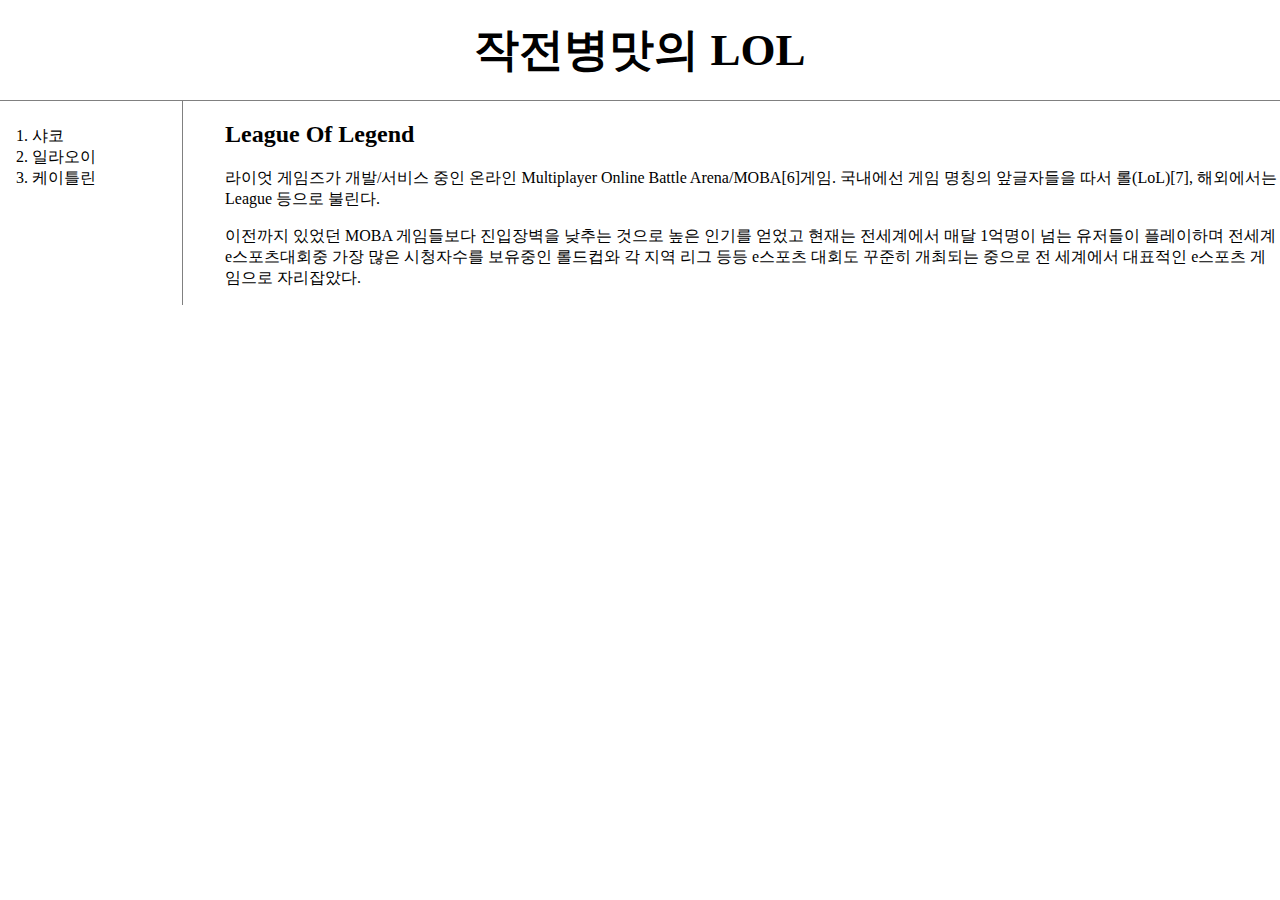
<file: index.html>
<!DOCTYPE html>
<html>
  <head>
    <title>작전병맛의 LOL</title>
    <meta charset="utf-8">
    <link rel="stylesheet" href="style.css">
  </head>
  <body>
    <h1><a href="index.html">작전병맛의 LOL</a></h1>
    <div id="grid">
      <ol>
        <li> <a href ="1.html" class="saw">샤코</a></li>
        <li> <a href ="2.html" class="saw">일라오이</a></li>
        <li> <a href ="3.html" class="saw">케이틀린</a></li>
      </ol>

      <!-- 이전의 css-->
      <!--
      <h1><a href="index.html"><font color="red">작전병맛의 LOL</font></a></h1>
      <ol>
        <li> <a href ="1.html"> <font color="red">샤코</font></a></li>
        <li> <a href ="2.html"> <font color="red">일라오이</font></a></li>
        <li> <a href ="3.html"> <font color="red">케이틀린</font></a></li>
      </ol>
      -->
      <div id="article">
        <h2>League Of Legend</h2>
        <p>라이엇 게임즈가 개발/서비스 중인 온라인 Multiplayer Online Battle Arena/MOBA[6]게임. 국내에선 게임 명칭의 앞글자들을 따서 롤(LoL)[7], 해외에서는 League 등으로 불린다.</p>

        <p>이전까지 있었던 MOBA 게임들보다 진입장벽을 낮추는 것으로 높은 인기를 얻었고 현재는 전세계에서 매달 1억명이 넘는 유저들이 플레이하며 전세계 e스포츠대회중 가장 많은 시청자수를 보유중인 롤드컵와 각 지역 리그 등등 e스포츠 대회도 꾸준히 개최되는 중으로 전 세계에서 대표적인 e스포츠 게임으로 자리잡았다.</p>
        <p>
          <div id="disqus_thread"></div>
          <script>

          /**
          *  RECOMMENDED CONFIGURATION VARIABLES: EDIT AND UNCOMMENT THE SECTION BELOW TO INSERT DYNAMIC VALUES FROM YOUR PLATFORM OR CMS.
          *  LEARN WHY DEFINING THESE VARIABLES IS IMPORTANT: https://disqus.com/admin/universalcode/#configuration-variables*/
          /*
          var disqus_config = function () {
          this.page.url = PAGE_URL;  // Replace PAGE_URL with your page's canonical URL variable
          this.page.identifier = PAGE_IDENTIFIER; // Replace PAGE_IDENTIFIER with your page's unique identifier variable
          };
          */
          (function() { // DON'T EDIT BELOW THIS LINE
          var d = document, s = d.createElement('script');
          s.src = 'https://web1-ynsylfjpeb.disqus.com/embed.js';
          s.setAttribute('data-timestamp', +new Date());
          (d.head || d.body).appendChild(s);
          })();
          </script>
          <noscript>Please enable JavaScript to view the <a href="https://disqus.com/?ref_noscript">comments powered by Disqus.</a></noscript>
        </p><font color="red">
        <p>
          <!--Start of Tawk.to Script-->
          <script type="text/javascript">
          var Tawk_API=Tawk_API||{}, Tawk_LoadStart=new Date();
          (function(){
          var s1=document.createElement("script"),s0=document.getElementsByTagName("script")[0];
          s1.async=true;
          s1.src='https://embed.tawk.to/5c4fa28dab5284048d0f51e7/default';
          s1.charset='UTF-8';
          s1.setAttribute('crossorigin','*');
          s0.parentNode.insertBefore(s1,s0);
          })();
          </script>
          <!--End of Tawk.to Script-->
        </p>
      </div>
    </div>
  </body>
</html>
</file>
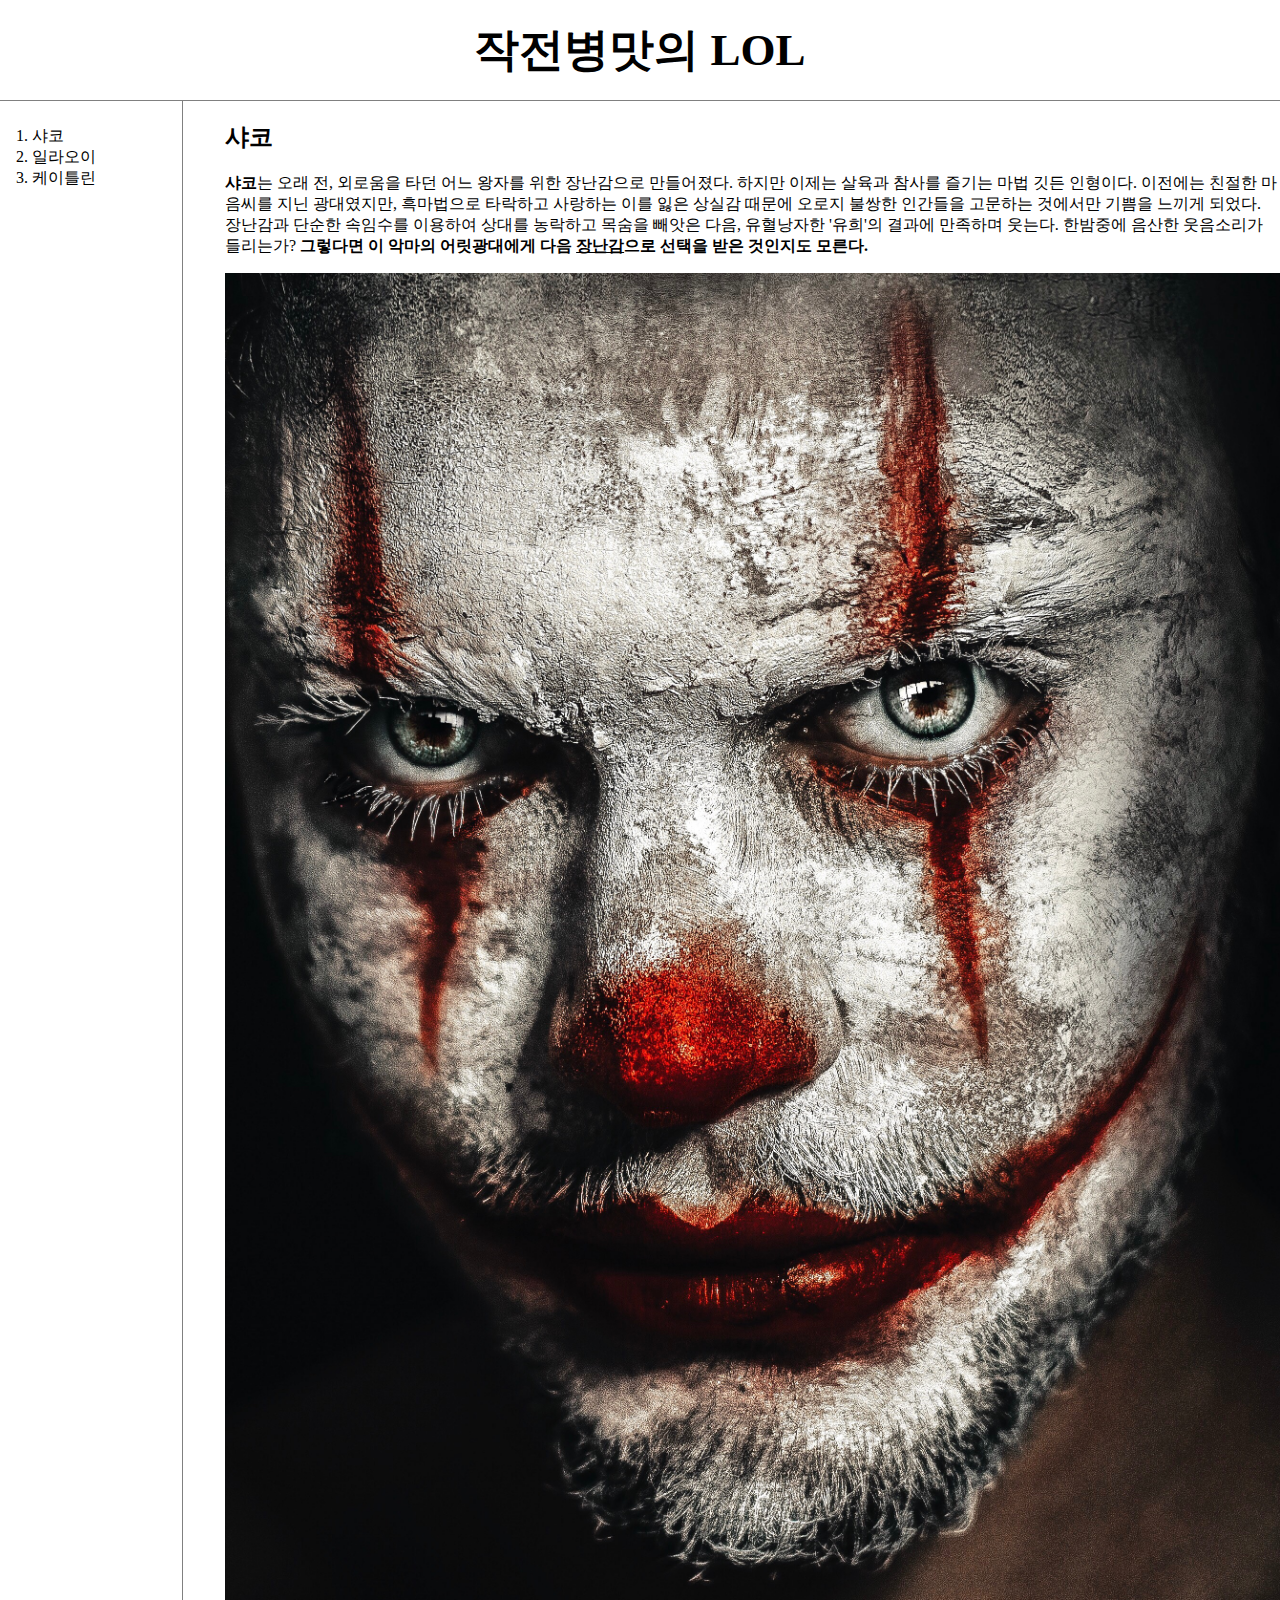
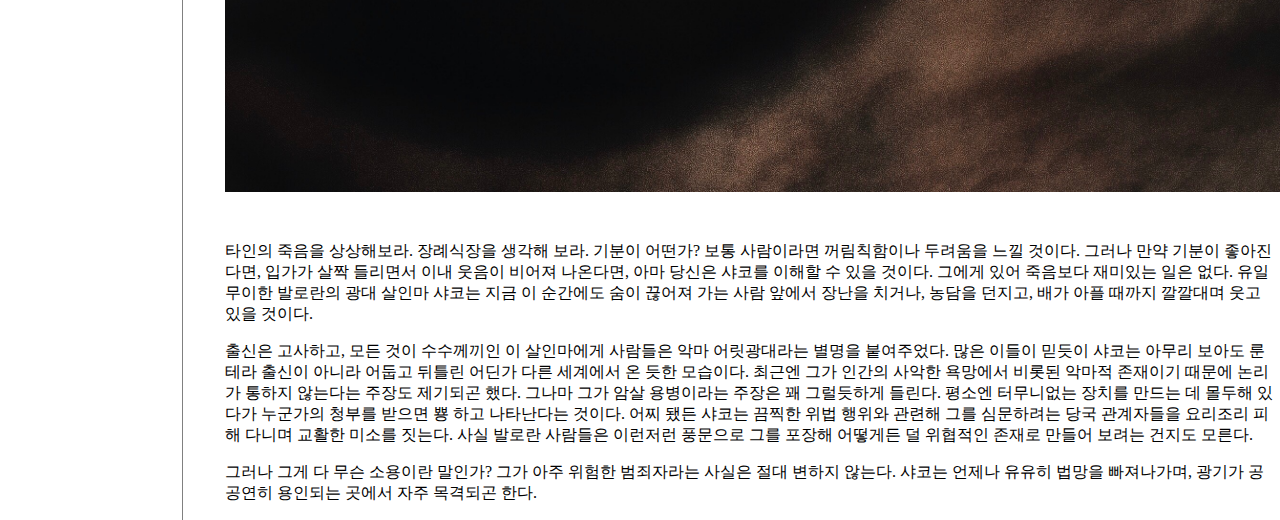
<file: 1.html>
<!doctype html>
<html>
  <head>
    <title>LOL - 샤코</title>
    <meta charset="utf-8">
    <link rel="stylesheet" href="style.css">
  </head>
  <body>
    <h1><a href="index.html">작전병맛의 LOL</a></h1>
    <div id="grid">
      <ol>
        <li> <a href ="1.html">샤코</a></li>
        <li> <a href ="2.html">일라오이</a></li>
        <li> <a href ="3.html">케이틀린</a></li>
      </ol>
      <div id="article">
        <h2>샤코</h2>
        <p><strong>샤코</strong>는 오래 전, 외로움을 타던 어느 왕자를 위한 장난감으로 만들어졌다. 하지만 이제는 살육과 참사를 즐기는 마법 깃든 인형이다. 이전에는 친절한 마음씨를 지닌 광대였지만, 흑마법으로 타락하고 사랑하는 이를 잃은 상실감 때문에 오로지 불쌍한 인간들을 고문하는 것에서만 기쁨을 느끼게 되었다. 장난감과 단순한 속임수를 이용하여 상대를 농락하고 목숨을 빼앗은 다음, 유혈낭자한 '유희'의 결과에 만족하며 웃는다. 한밤중에 음산한 웃음소리가 들리는가? <strong>그렇다면 이 악마의 어릿광대에게 다음 <u>장난감</u>으로 선택을 받은 것인지도 모른다.</strong></p>
        <img src="clown.jpg" width="100%">
        <p style="margin-top :45px;">타인의 죽음을 상상해보라. 장례식장을 생각해 보라. 기분이 어떤가? 보통 사람이라면 꺼림칙함이나 두려움을 느낄 것이다. 그러나 만약 기분이 좋아진다면, 입가가 살짝 들리면서 이내 웃음이 비어져 나온다면, 아마 당신은 샤코를 이해할 수 있을 것이다. 그에게 있어 죽음보다 재미있는 일은 없다. 유일무이한 발로란의 광대 살인마 샤코는 지금 이 순간에도 숨이 끊어져 가는 사람 앞에서 장난을 치거나, 농담을 던지고, 배가 아플 때까지 깔깔대며 웃고 있을 것이다.</p>
        <p>출신은 고사하고, 모든 것이 수수께끼인 이 살인마에게 사람들은 악마 어릿광대라는 별명을 붙여주었다. 많은 이들이 믿듯이 샤코는 아무리 보아도 룬테라 출신이 아니라 어둡고 뒤틀린 어딘가 다른 세계에서 온 듯한 모습이다. 최근엔 그가 인간의 사악한 욕망에서 비롯된 악마적 존재이기 때문에 논리가 통하지 않는다는 주장도 제기되곤 했다. 그나마 그가 암살 용병이라는 주장은 꽤 그럴듯하게 들린다. 평소엔 터무니없는 장치를 만드는 데 몰두해 있다가 누군가의 청부를 받으면 뿅 하고 나타난다는 것이다. 어찌 됐든 샤코는 끔찍한 위법 행위와 관련해 그를 심문하려는 당국 관계자들을 요리조리 피해 다니며 교활한 미소를 짓는다. 사실 발로란 사람들은 이런저런 풍문으로 그를 포장해 어떻게든 덜 위협적인 존재로 만들어 보려는 건지도 모른다.</p>
        <p>그러나 그게 다 무슨 소용이란 말인가? 그가 아주 위험한 범죄자라는 사실은 절대 변하지 않는다. 샤코는 언제나 유유히 법망을 빠져나가며, 광기가 공공연히 용인되는 곳에서 자주 목격되곤 한다.</p>
      </div>
    </div>
  </body>
</html>
</file>
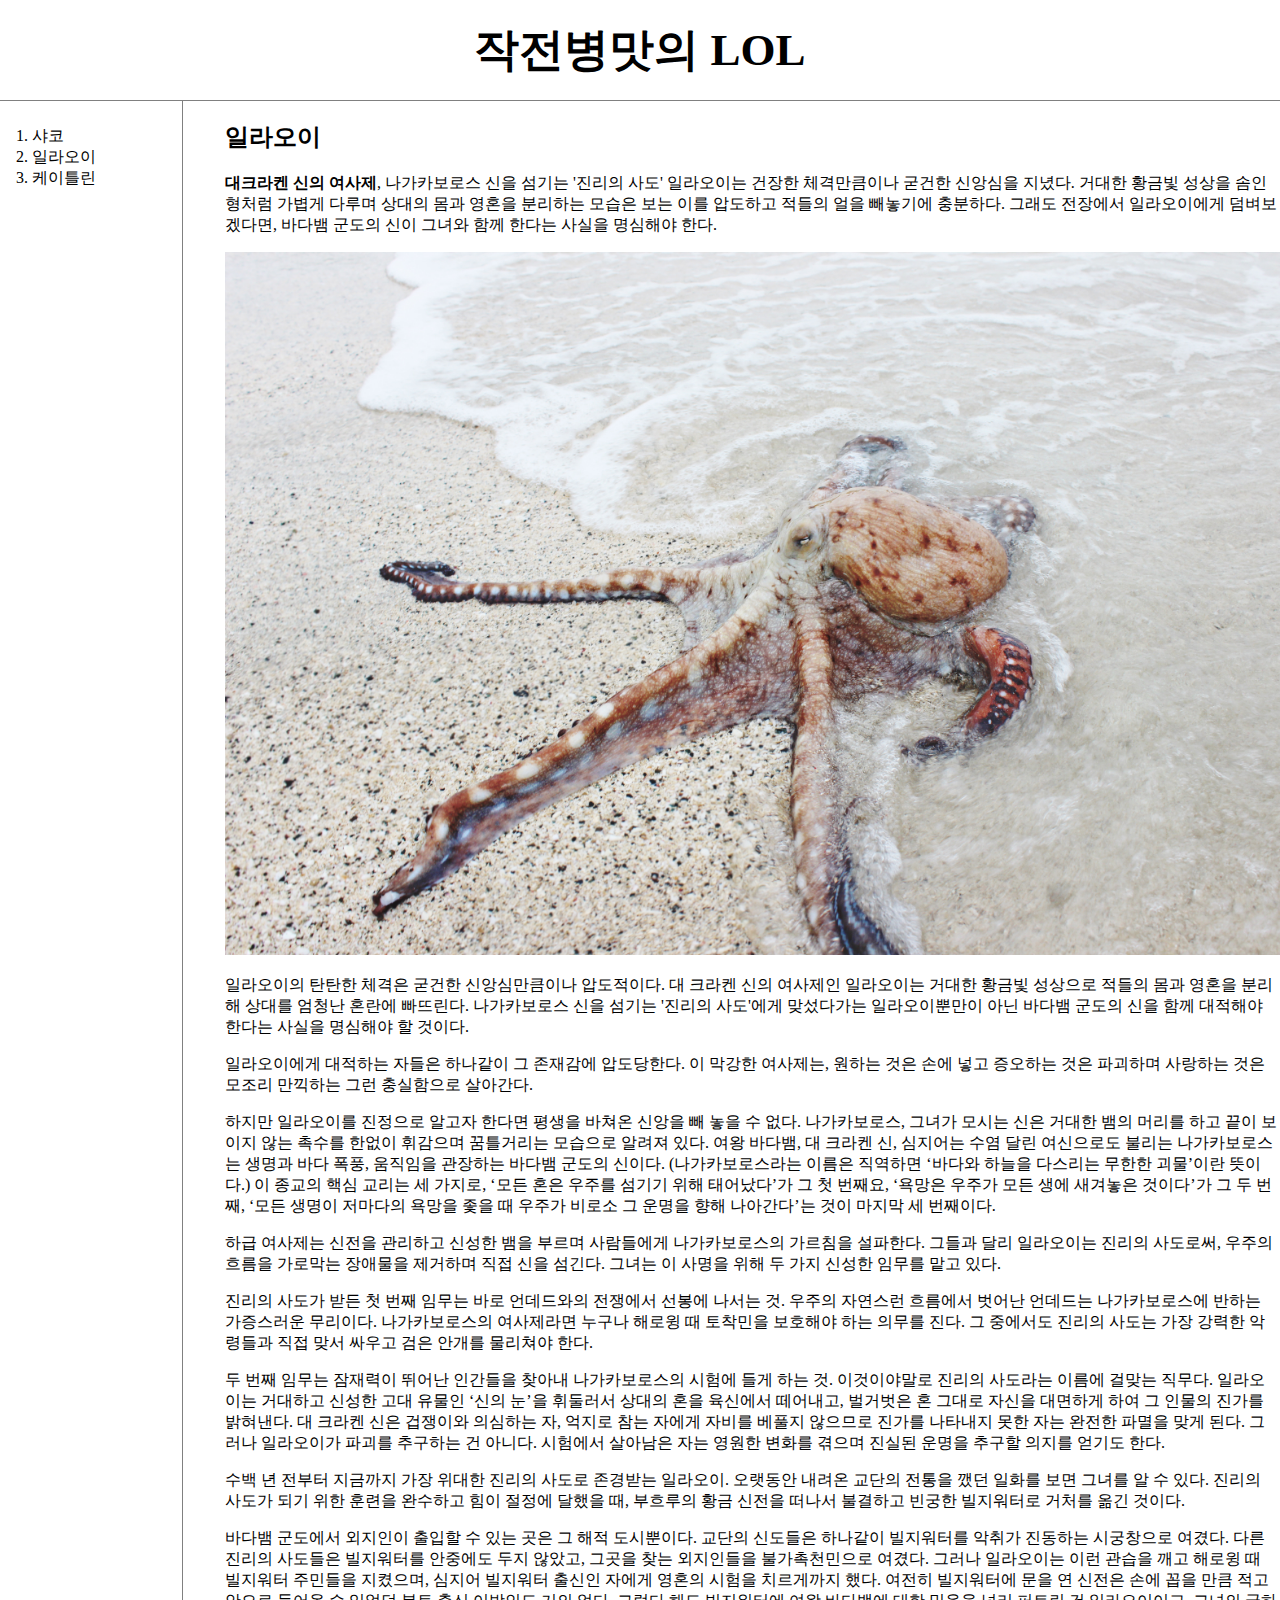
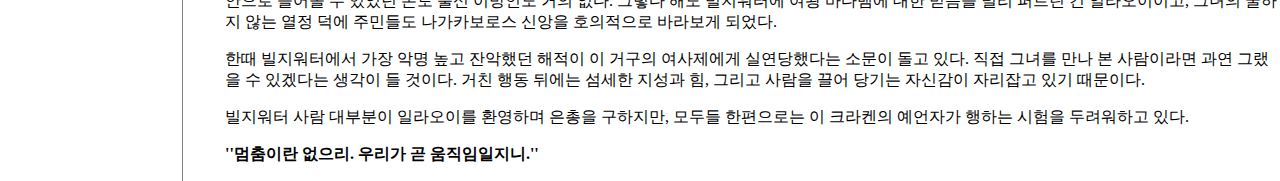
<file: 2.html>
<!doctype html>
<html>
  <head>
    <title>LOL - 일라오이</title>
    <meta charset="utf-8">
    <link rel="stylesheet" href="style.css">
  </head>
  <body>
    <h1><a href="index.html">작전병맛의 LOL</a></h1>
    <div id="grid">
      <ol>
        <li> <a href ="1.html">샤코</a></li>
        <li> <a href ="2.html">일라오이</a></li>
        <li> <a href ="3.html">케이틀린</a></li>
      </ol>
      <div id="article">
        <h2>일라오이</h2>
        <p><strong>대크라켄 신의 여사제</strong>, 나가카보로스 신을 섬기는 '진리의 사도' 일라오이는 건장한 체격만큼이나 굳건한 신앙심을 지녔다. 거대한 황금빛 성상을 솜인형처럼 가볍게 다루며 상대의 몸과 영혼을 분리하는 모습은 보는 이를 압도하고 적들의 얼을 빼놓기에 충분하다. 그래도 전장에서 일라오이에게 덤벼보겠다면, 바다뱀 군도의 신이 그녀와 함께 한다는 사실을 명심해야 한다.</p>
        <img src="kraken.jpg" width="100%">
        <p>일라오이의 탄탄한 체격은 굳건한 신앙심만큼이나 압도적이다. 대 크라켄 신의 여사제인 일라오이는 거대한 황금빛 성상으로 적들의 몸과 영혼을 분리해 상대를 엄청난 혼란에 빠뜨린다. 나가카보로스 신을 섬기는 '진리의 사도'에게 맞섰다가는 일라오이뿐만이 아닌 바다뱀 군도의 신을 함께 대적해야 한다는 사실을 명심해야 할 것이다.</p>
        <p>일라오이에게 대적하는 자들은 하나같이 그 존재감에 압도당한다. 이 막강한 여사제는, 원하는 것은 손에 넣고 증오하는 것은 파괴하며 사랑하는 것은 모조리 만끽하는 그런 충실함으로 살아간다.</p>

        <p>하지만 일라오이를 진정으로 알고자 한다면 평생을 바쳐온 신앙을 빼 놓을 수 없다. 나가카보로스, 그녀가 모시는 신은 거대한 뱀의 머리를 하고 끝이 보이지 않는 촉수를 한없이 휘감으며 꿈틀거리는 모습으로 알려져 있다. 여왕 바다뱀, 대 크라켄 신, 심지어는 수염 달린 여신으로도 불리는 나가카보로스는 생명과 바다 폭풍, 움직임을 관장하는 바다뱀 군도의 신이다. (나가카보로스라는 이름은 직역하면 ‘바다와 하늘을 다스리는 무한한 괴물’이란 뜻이다.) 이 종교의 핵심 교리는 세 가지로, ‘모든 혼은 우주를 섬기기 위해 태어났다’가 그 첫 번째요, ‘욕망은 우주가 모든 생에 새겨놓은 것이다’가 그 두 번째, ‘모든 생명이 저마다의 욕망을 좇을 때 우주가 비로소 그 운명을 향해 나아간다’는 것이 마지막 세 번째이다.</p>

        <p>하급 여사제는 신전을 관리하고 신성한 뱀을 부르며 사람들에게 나가카보로스의 가르침을 설파한다. 그들과 달리 일라오이는 진리의 사도로써, 우주의 흐름을 가로막는 장애물을 제거하며 직접 신을 섬긴다. 그녀는 이 사명을 위해 두 가지 신성한 임무를 맡고 있다.</p>

        <p>진리의 사도가 받든 첫 번째 임무는 바로 언데드와의 전쟁에서 선봉에 나서는 것. 우주의 자연스런 흐름에서 벗어난 언데드는 나가카보로스에 반하는 가증스러운 무리이다. 나가카보로스의 여사제라면 누구나 해로윙 때 토착민을 보호해야 하는 의무를 진다. 그 중에서도 진리의 사도는 가장 강력한 악령들과 직접 맞서 싸우고 검은 안개를 물리쳐야 한다.</p>

        <p>두 번째 임무는 잠재력이 뛰어난 인간들을 찾아내 나가카보로스의 시험에 들게 하는 것. 이것이야말로 진리의 사도라는 이름에 걸맞는 직무다. 일라오이는 거대하고 신성한 고대 유물인 ‘신의 눈’을 휘둘러서 상대의 혼을 육신에서 떼어내고, 벌거벗은 혼 그대로 자신을 대면하게 하여 그 인물의 진가를 밝혀낸다. 대 크라켄 신은 겁쟁이와 의심하는 자, 억지로 참는 자에게 자비를 베풀지 않으므로 진가를 나타내지 못한 자는 완전한 파멸을 맞게 된다. 그러나 일라오이가 파괴를 추구하는 건 아니다. 시험에서 살아남은 자는 영원한 변화를 겪으며 진실된 운명을 추구할 의지를 얻기도 한다.</p>

        <p>수백 년 전부터 지금까지 가장 위대한 진리의 사도로 존경받는 일라오이. 오랫동안 내려온 교단의 전통을 깼던 일화를 보면 그녀를 알 수 있다. 진리의 사도가 되기 위한 훈련을 완수하고 힘이 절정에 달했을 때, 부흐루의 황금 신전을 떠나서 불결하고 빈궁한 빌지워터로 거처를 옮긴 것이다.</p>

        <p>바다뱀 군도에서 외지인이 출입할 수 있는 곳은 그 해적 도시뿐이다. 교단의 신도들은 하나같이 빌지워터를 악취가 진동하는 시궁창으로 여겼다. 다른 진리의 사도들은 빌지워터를 안중에도 두지 않았고, 그곳을 찾는 외지인들을 불가촉천민으로 여겼다. 그러나 일라오이는 이런 관습을 깨고 해로윙 때 빌지워터 주민들을 지켰으며, 심지어 빌지워터 출신인 자에게 영혼의 시험을 치르게까지 했다. 여전히 빌지워터에 문을 연 신전은 손에 꼽을 만큼 적고 안으로 들어올 수 있었던 본토 출신 이방인도 거의 없다. 그렇다 해도 빌지워터에 여왕 바다뱀에 대한 믿음을 널리 퍼트린 건 일라오이이고, 그녀의 굴하지 않는 열정 덕에 주민들도 나가카보로스 신앙을 호의적으로 바라보게 되었다.</p>

        <p>한때 빌지워터에서 가장 악명 높고 잔악했던 해적이 이 거구의 여사제에게 실연당했다는 소문이 돌고 있다. 직접 그녀를 만나 본 사람이라면 과연 그랬을 수 있겠다는 생각이 들 것이다. 거친 행동 뒤에는 섬세한 지성과 힘, 그리고 사람을 끌어 당기는 자신감이 자리잡고 있기 때문이다.</p>

        <p>빌지워터 사람 대부분이 일라오이를 환영하며 은총을 구하지만, 모두들 한편으로는 이 크라켄의 예언자가 행하는 시험을 두려워하고 있다.</p>

        <p><strong>''멈춤이란 없으리. 우리가 곧 움직임일지니.''</strong></p>
      </div>
    </div>
  </body>
</html>
</file>
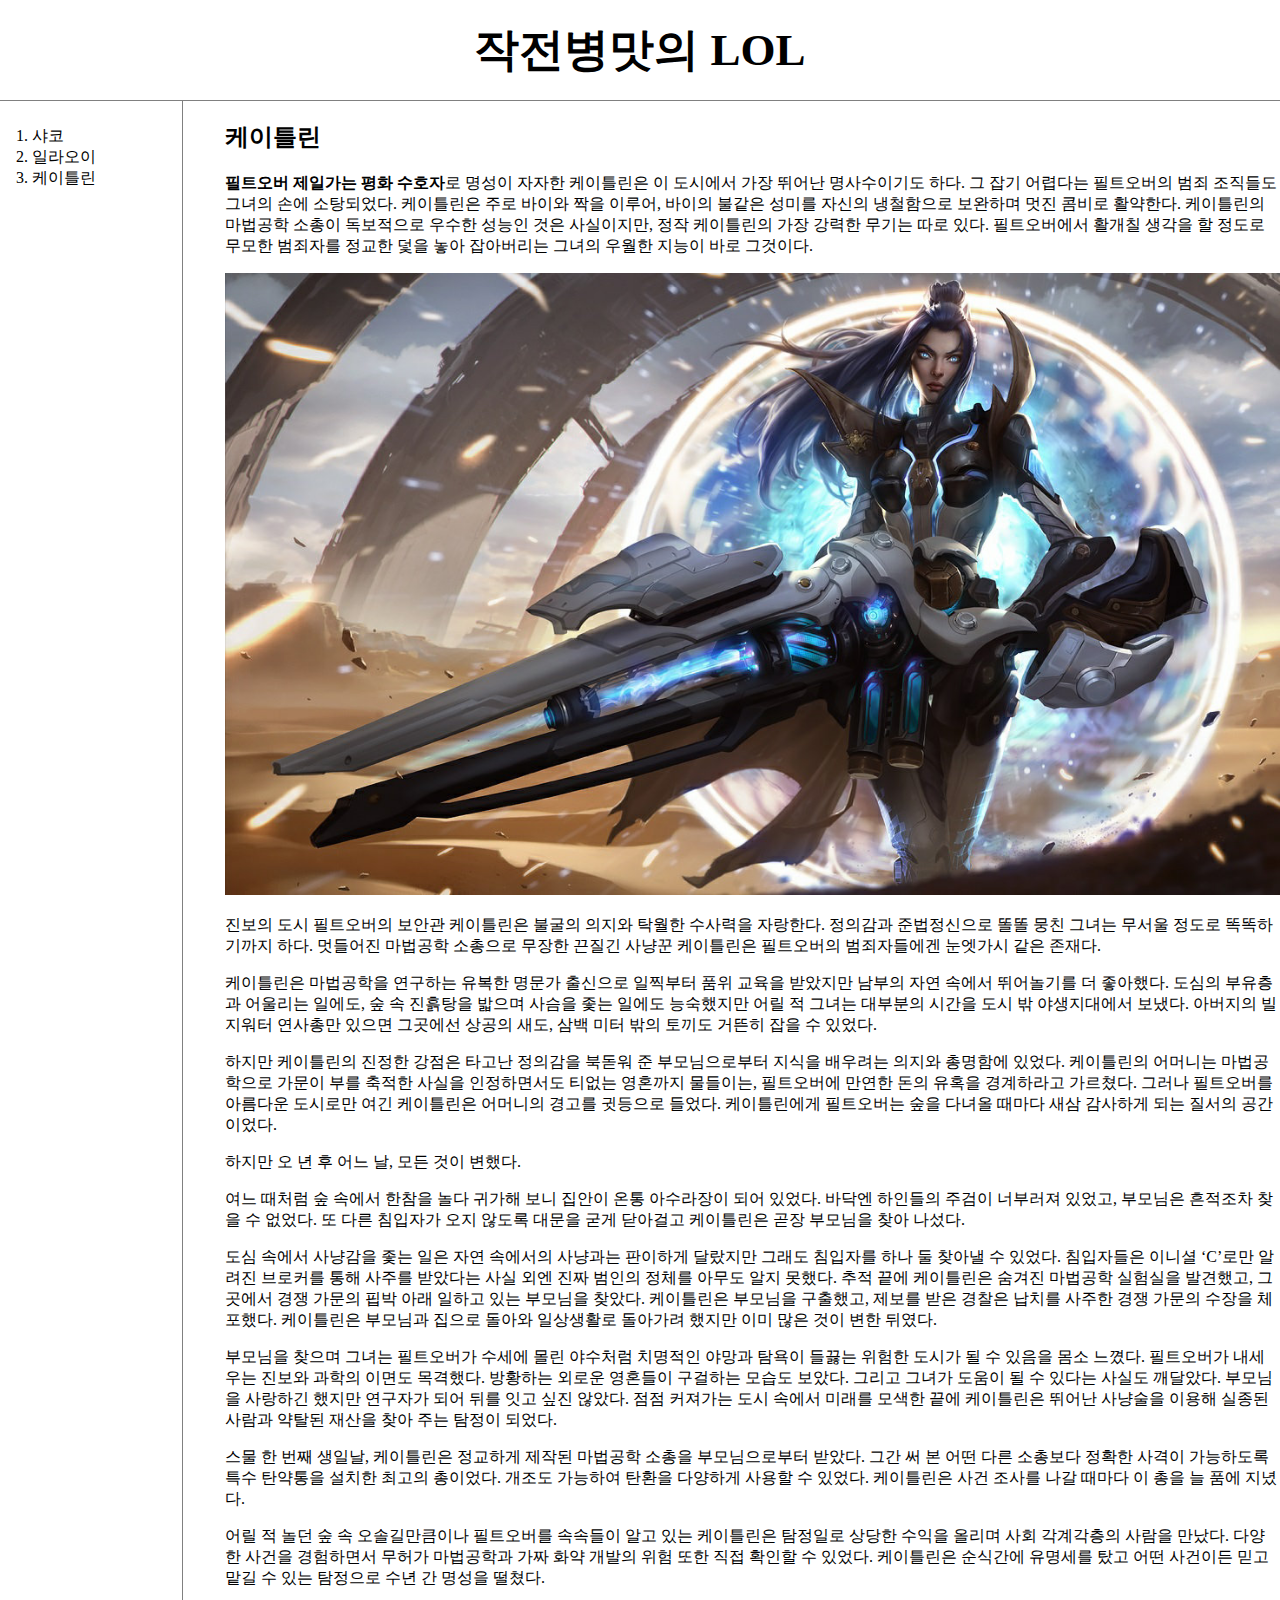
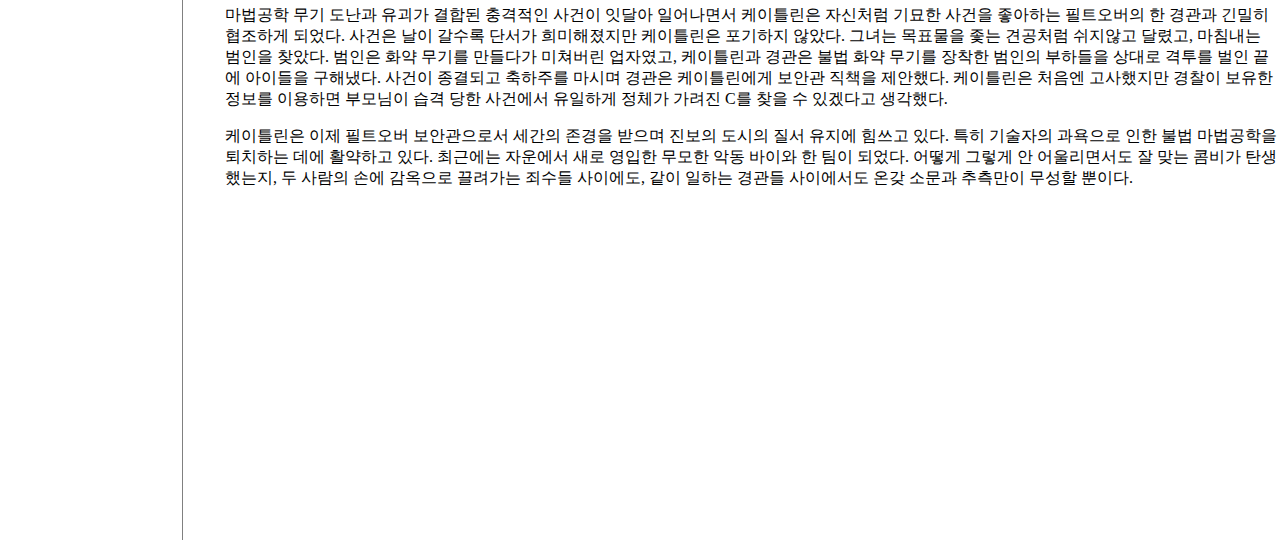
<file: 3.html>
<!doctype html>
<html>
  <head>
    <title>LOL - 케이틀린</title>
    <meta charset="utf-8">
    <link rel="stylesheet" href="style.css">
  </head>
  <body>
    <h1><a href="index.html">작전병맛의 LOL</a></h1>
    <div id="grid">
      <ol>
        <li> <a href ="1.html">샤코</a></li>
        <li> <a href ="2.html">일라오이</a></li>
        <li> <a href ="3.html">케이틀린</a></li>
      </ol>
      <div id="article">
        <h2>케이틀린</h2>
        <p><strong>필트오버 제일가는 평화 수호자</strong>로 명성이 자자한 케이틀린은 이 도시에서 가장 뛰어난 명사수이기도 하다. 그 잡기 어렵다는 필트오버의 범죄 조직들도 그녀의 손에 소탕되었다. 케이틀린은 주로 바이와 짝을 이루어, 바이의 불같은 성미를 자신의 냉철함으로 보완하며 멋진 콤비로 활약한다. 케이틀린의 마법공학 소총이 독보적으로 우수한 성능인 것은 사실이지만, 정작 케이틀린의 가장 강력한 무기는 따로 있다. 필트오버에서 활개칠 생각을 할 정도로 무모한 범죄자를 정교한 덫을 놓아 잡아버리는 그녀의 우월한 지능이 바로 그것이다.</p>
        <img src="caitlyn.jpg" width="100%">
        <p>진보의 도시 필트오버의 보안관 케이틀린은 불굴의 의지와 탁월한 수사력을 자랑한다. 정의감과 준법정신으로 똘똘 뭉친 그녀는 무서울 정도로 똑똑하기까지 하다. 멋들어진 마법공학 소총으로 무장한 끈질긴 사냥꾼 케이틀린은 필트오버의 범죄자들에겐 눈엣가시 같은 존재다.</p>
        <p>케이틀린은 마법공학을 연구하는 유복한 명문가 출신으로 일찍부터 품위 교육을 받았지만 남부의 자연 속에서 뛰어놀기를 더 좋아했다. 도심의 부유층과 어울리는 일에도, 숲 속 진흙탕을 밟으며 사슴을 좇는 일에도 능숙했지만 어릴 적 그녀는 대부분의 시간을 도시 밖 야생지대에서 보냈다. 아버지의 빌지워터 연사총만 있으면 그곳에선 상공의 새도, 삼백 미터 밖의 토끼도 거뜬히 잡을 수 있었다.</p>
        <p>하지만 케이틀린의 진정한 강점은 타고난 정의감을 북돋워 준 부모님으로부터 지식을 배우려는 의지와 총명함에 있었다. 케이틀린의 어머니는 마법공학으로 가문이 부를 축적한 사실을 인정하면서도 티없는 영혼까지 물들이는, 필트오버에 만연한 돈의 유혹을 경계하라고 가르쳤다. 그러나 필트오버를 아름다운 도시로만 여긴 케이틀린은 어머니의 경고를 귓등으로 들었다. 케이틀린에게 필트오버는 숲을 다녀올 때마다 새삼 감사하게 되는 질서의 공간이었다.</p>
        <p>하지만 오 년 후 어느 날, 모든 것이 변했다.</p>
        <p>여느 때처럼 숲 속에서 한참을 놀다 귀가해 보니 집안이 온통 아수라장이 되어 있었다. 바닥엔 하인들의 주검이 너부러져 있었고, 부모님은 흔적조차 찾을 수 없었다. 또 다른 침입자가 오지 않도록 대문을 굳게 닫아걸고 케이틀린은 곧장 부모님을 찾아 나섰다.</p>
        <p>도심 속에서 사냥감을 좇는 일은 자연 속에서의 사냥과는 판이하게 달랐지만 그래도 침입자를 하나 둘 찾아낼 수 있었다. 침입자들은 이니셜 ‘C’로만 알려진 브로커를 통해 사주를 받았다는 사실 외엔 진짜 범인의 정체를 아무도 알지 못했다. 추적 끝에 케이틀린은 숨겨진 마법공학 실험실을 발견했고, 그 곳에서 경쟁 가문의 핍박 아래 일하고 있는 부모님을 찾았다. 케이틀린은 부모님을 구출했고, 제보를 받은 경찰은 납치를 사주한 경쟁 가문의 수장을 체포했다. 케이틀린은 부모님과 집으로 돌아와 일상생활로 돌아가려 했지만 이미 많은 것이 변한 뒤였다.</p>
        <p>부모님을 찾으며 그녀는 필트오버가 수세에 몰린 야수처럼 치명적인 야망과 탐욕이 들끓는 위험한 도시가 될 수 있음을 몸소 느꼈다. 필트오버가 내세우는 진보와 과학의 이면도 목격했다. 방황하는 외로운 영혼들이 구걸하는 모습도 보았다. 그리고 그녀가 도움이 될 수 있다는 사실도 깨달았다. 부모님을 사랑하긴 했지만 연구자가 되어 뒤를 잇고 싶진 않았다. 점점 커져가는 도시 속에서 미래를 모색한 끝에 케이틀린은 뛰어난 사냥술을 이용해 실종된 사람과 약탈된 재산을 찾아 주는 탐정이 되었다.</p>
        <p>스물 한 번째 생일날, 케이틀린은 정교하게 제작된 마법공학 소총을 부모님으로부터 받았다. 그간 써 본 어떤 다른 소총보다 정확한 사격이 가능하도록 특수 탄약통을 설치한 최고의 총이었다. 개조도 가능하여 탄환을 다양하게 사용할 수 있었다. 케이틀린은 사건 조사를 나갈 때마다 이 총을 늘 품에 지녔다.</p>
        <p>어릴 적 놀던 숲 속 오솔길만큼이나 필트오버를 속속들이 알고 있는 케이틀린은 탐정일로 상당한 수익을 올리며 사회 각계각층의 사람을 만났다. 다양한 사건을 경험하면서 무허가 마법공학과 가짜 화약 개발의 위험 또한 직접 확인할 수 있었다. 케이틀린은 순식간에 유명세를 탔고 어떤 사건이든 믿고 맡길 수 있는 탐정으로 수년 간 명성을 떨쳤다.</p>
        <p>마법공학 무기 도난과 유괴가 결합된 충격적인 사건이 잇달아 일어나면서 케이틀린은 자신처럼 기묘한 사건을 좋아하는 필트오버의 한 경관과 긴밀히 협조하게 되었다. 사건은 날이 갈수록 단서가 희미해졌지만 케이틀린은 포기하지 않았다. 그녀는 목표물을 좇는 견공처럼 쉬지않고 달렸고, 마침내는 범인을 찾았다. 범인은 화약 무기를 만들다가 미쳐버린 업자였고, 케이틀린과 경관은 불법 화약 무기를 장착한 범인의 부하들을 상대로 격투를 벌인 끝에 아이들을 구해냈다. 사건이 종결되고 축하주를 마시며 경관은 케이틀린에게 보안관 직책을 제안했다. 케이틀린은 처음엔 고사했지만 경찰이 보유한 정보를 이용하면 부모님이 습격 당한 사건에서 유일하게 정체가 가려진 C를 찾을 수 있겠다고 생각했다.</p>
        <p>케이틀린은 이제 필트오버 보안관으로서 세간의 존경을 받으며 진보의 도시의 질서 유지에 힘쓰고 있다. 특히 기술자의 과욕으로 인한 불법 마법공학을 퇴치하는 데에 활약하고 있다. 최근에는 자운에서 새로 영입한 무모한 악동 바이와 한 팀이 되었다. 어떻게 그렇게 안 어울리면서도 잘 맞는 콤비가 탄생했는지, 두 사람의 손에 감옥으로 끌려가는 죄수들 사이에도, 같이 일하는 경관들 사이에서도 온갖 소문과 추측만이 무성할 뿐이다.</p>
        <p>
          <iframe width="560" height="315" src="https://www.youtube.com/embed/4ct-sdtuYVI" frameborder="0" allow="accelerometer; autoplay; encrypted-media; gyroscope; picture-in-picture" allowfullscreen></iframe>
        </p>
      </div>
    </div>
  </body>
</html>
</file>
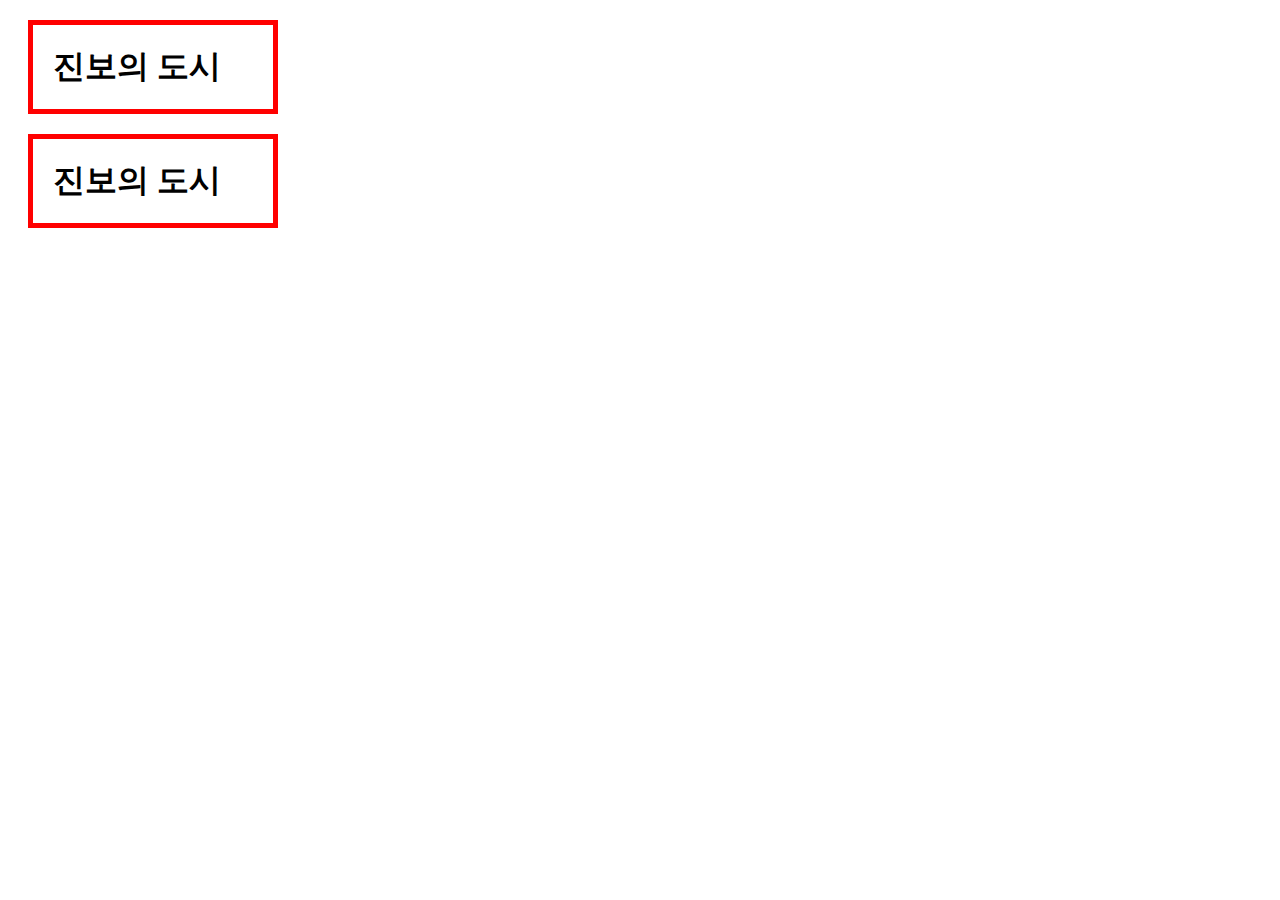
<file: box.html>
<!<!DOCTYPE html>
<html>
  <head>
    <meta charset="utf-8">
    <title></title>
    <style>
      h1{
        border : 5px solid red;
        padding:20px;
        margin:20px;
        display:block;
        width:200px;
      }
    </style>
  </head>
  <body>
    <h1>진보의 도시</h1>
    <h1>진보의 도시</h1>
  </body>
</html>
</file>
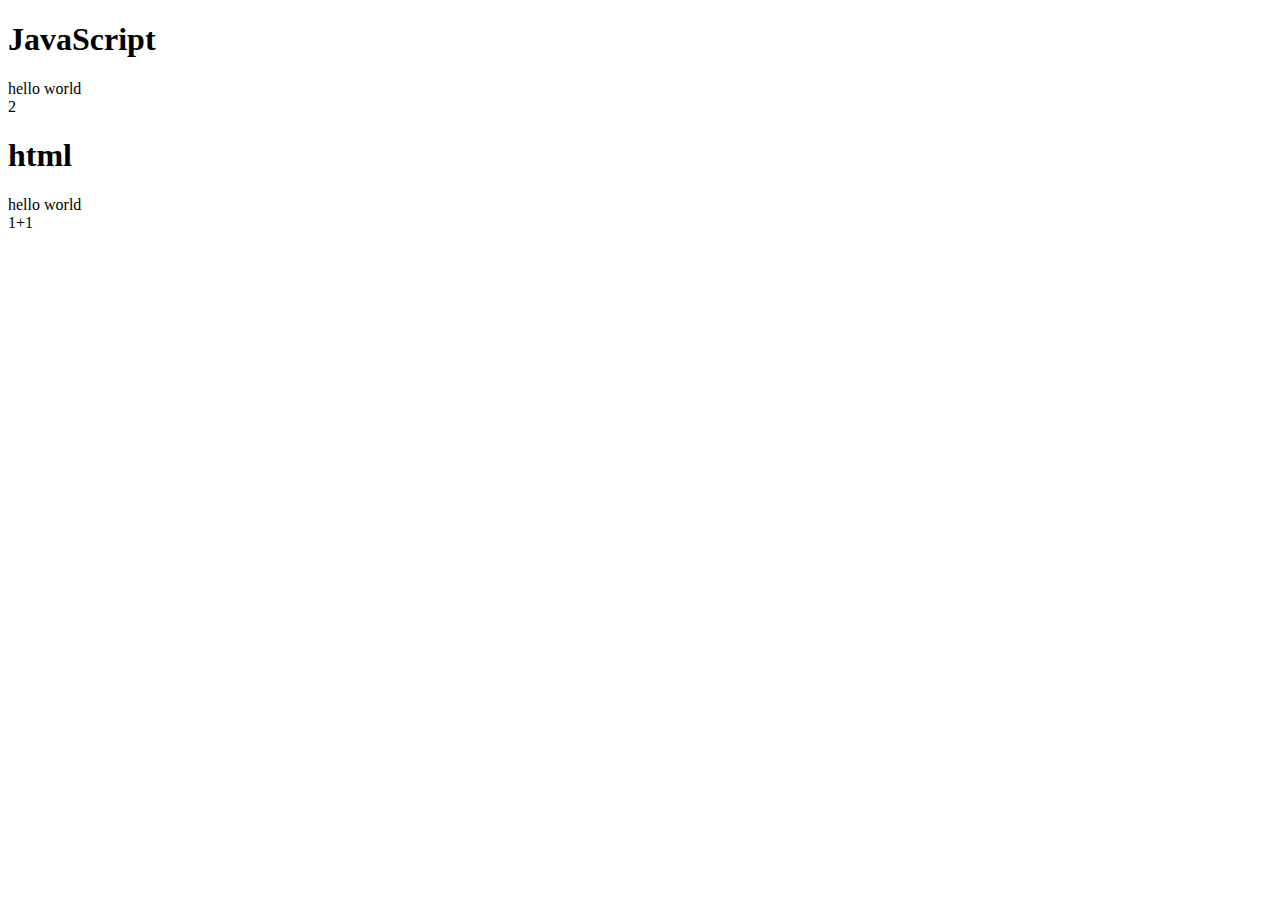
<file: ex1.html>
<!DOCTYPE html>
<html>
  <head>
    <meta charset="utf-8">
    <title></title>
  </head>
  <body>
    <h1>JavaScript</h1>
    <script>
      document.write("hello world");
      document.write("<br>");
      document.write(1+1);
    </script>
    <h1>html</h1>
    hello world<br>
    1+1
  </body>
</html>
</file>
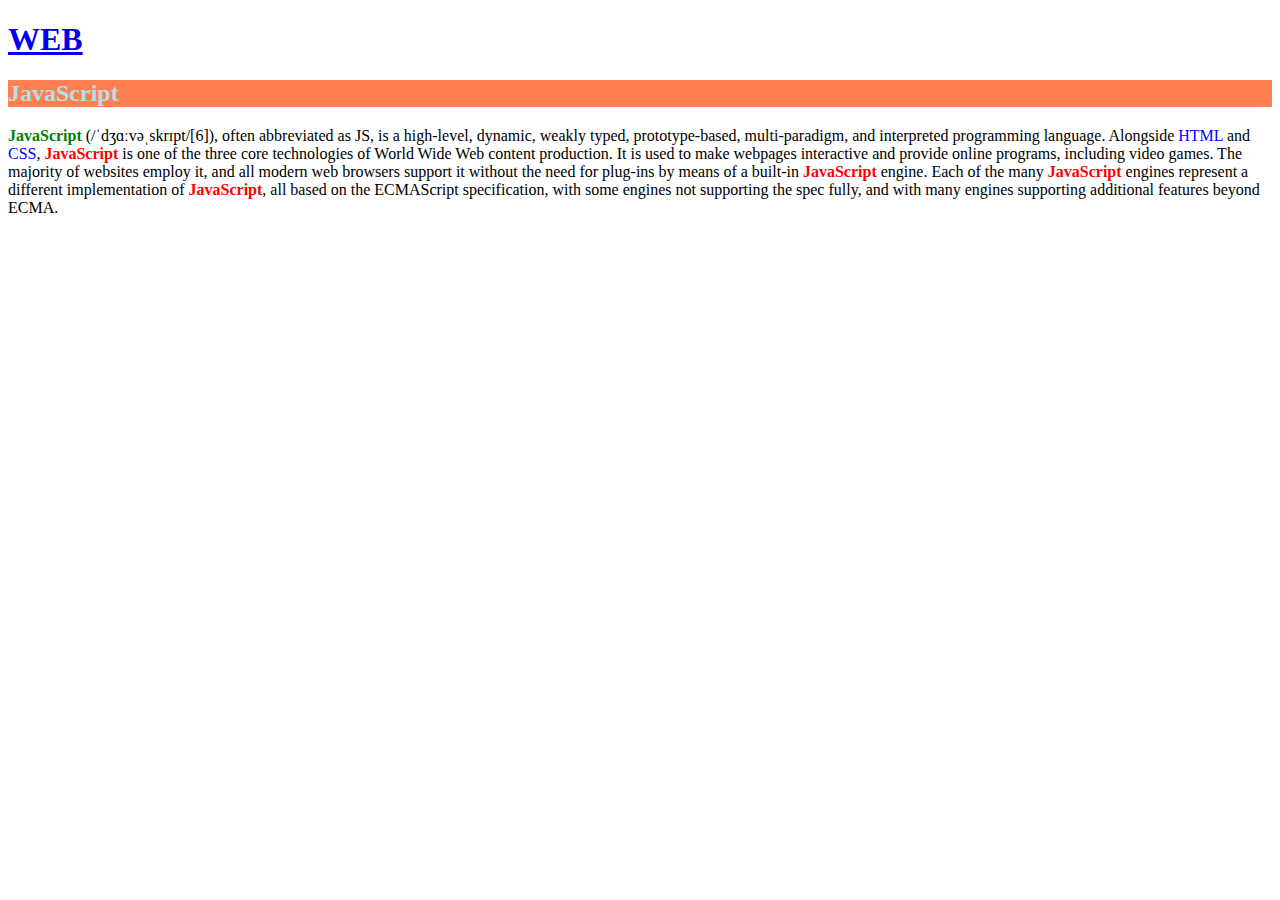
<file: ex2.html>
<!DOCTYPE html>
<html>
  <head>
    <meta charset="utf-8">
    <title></title>
    <style>
      .js {
        font-weight: bold;
        color:red;
      }
      #first {
        color:green;
      }
      span {
        color:blue;
      }
    </style>
  </head>
  <body>
    <h1><a href="index.html">WEB</a></h1>
 <h2 style="background-color:coral;color:powderblue;">JavaScript</h2>
 <p>
   <span id="first" class="js">JavaScript</span> (/ˈdʒɑːvəˌskrɪpt/[6]), often abbreviated as JS, is a high-level, dynamic, weakly typed, prototype-based, multi-paradigm, and interpreted programming language. Alongside <span>HTML</span> and <span>CSS</span>, <span class="js">JavaScript</span> is one of the three core technologies of World Wide Web content production. It is used to make webpages interactive and provide online programs, including video games. The majority of websites employ it, and all modern web browsers support it without the need for plug-ins by means of a built-in <span class="js">JavaScript</span> engine. Each of the many <span class="js">JavaScript</span> engines represent a different implementation of <span class="js">JavaScript</span>, all based on the ECMAScript specification, with some engines not supporting the spec fully, and with many engines supporting additional features beyond ECMA.
</p>
  </body>
</html>
</file>
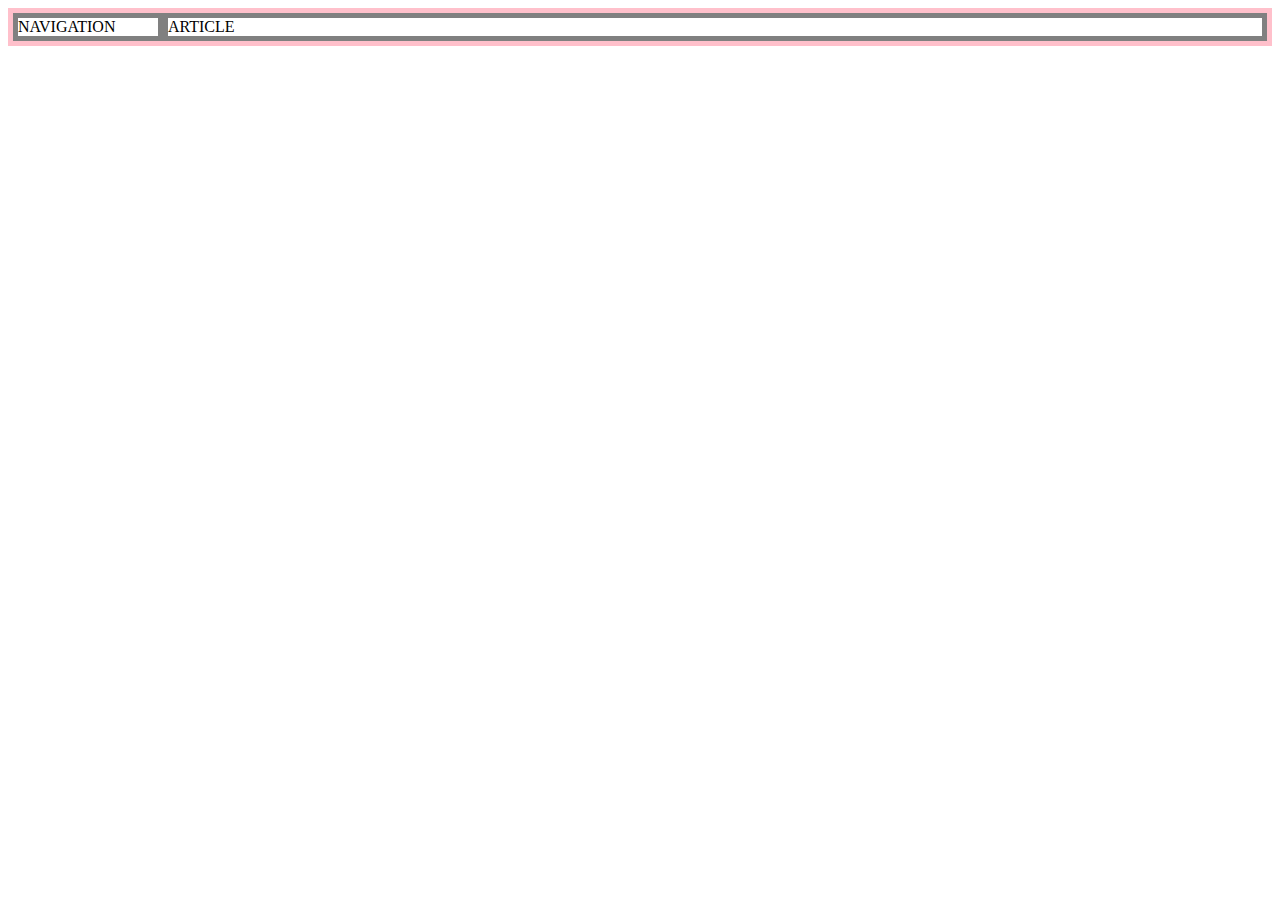
<file: grid.html>
<!<!DOCTYPE html>
<html>
  <head>
    <meta charset="utf-8">
    <title></title>
    <style>
      #grid {
        border:5px solid pink;
        display:grid;
        grid-template-columns: 150px 1fr;
      }
      div {
        border:5px solid gray;
      }
    </style>
  </head>
  <body>
    <div id ="grid">
      <div>NAVIGATION</div>
      <div>ARTICLE</div>
    </div>
  </body>
</html>
</file>
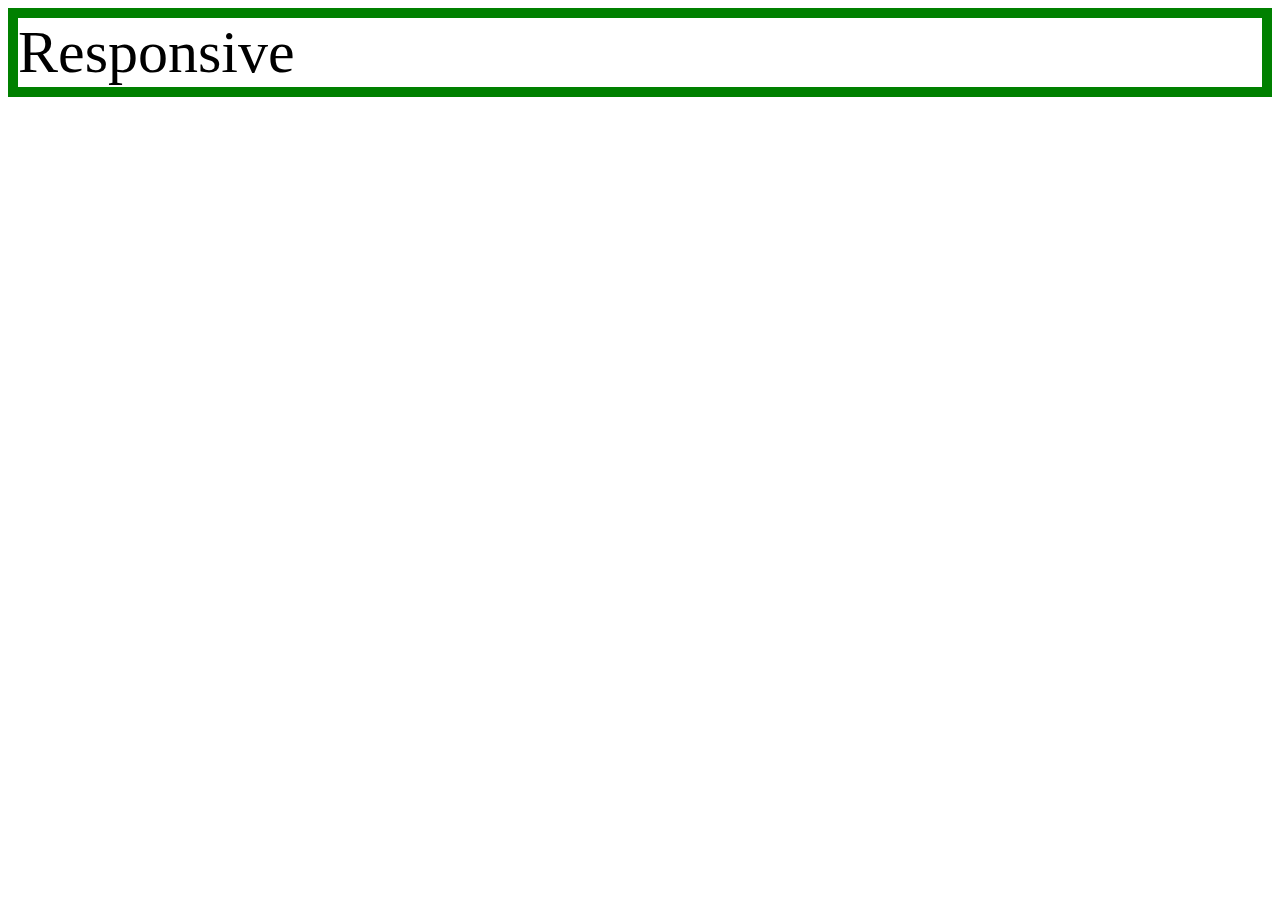
<file: mediaquery.html>
<!DOCTYPE html>
<html>
  <head>
    <meta charset="utf-8">
    <title></title>
    <style>
      div {
        border:10px solid green;
        font-size:60px;
      }
      @media(max-width:800px) {
        div {
          display :none;
        }
      }
    </style>
  </head>
  <body>
    <div>
      Responsive
    </div>
  </body>
</html>
</file>
<file: style.css>
body {
  margin:0;
}
a {
  color : black;
  text-decoration: none;
}
h1 {
  font-size : 45px;
  text-align: center;
  border-bottom: 1px solid gray;
  margin: 0;
  padding:20px
}
#grid ol {
  border-right: 1px solid gray;
  width:125px;
  margin:0;
  padding:25px;
  padding-left: 32px;
}
#grid {
  display: grid;
  grid-template-columns: 200px 1fr;
}
#grid #article {
  padding-left: 25px;
}
@media(max-width:800px) {
  #grid {
    display : block;
  }
  #grid ol {
    border-right: none;
  }
  h1 {
    border-bottom: none;
  }
}
</file>
